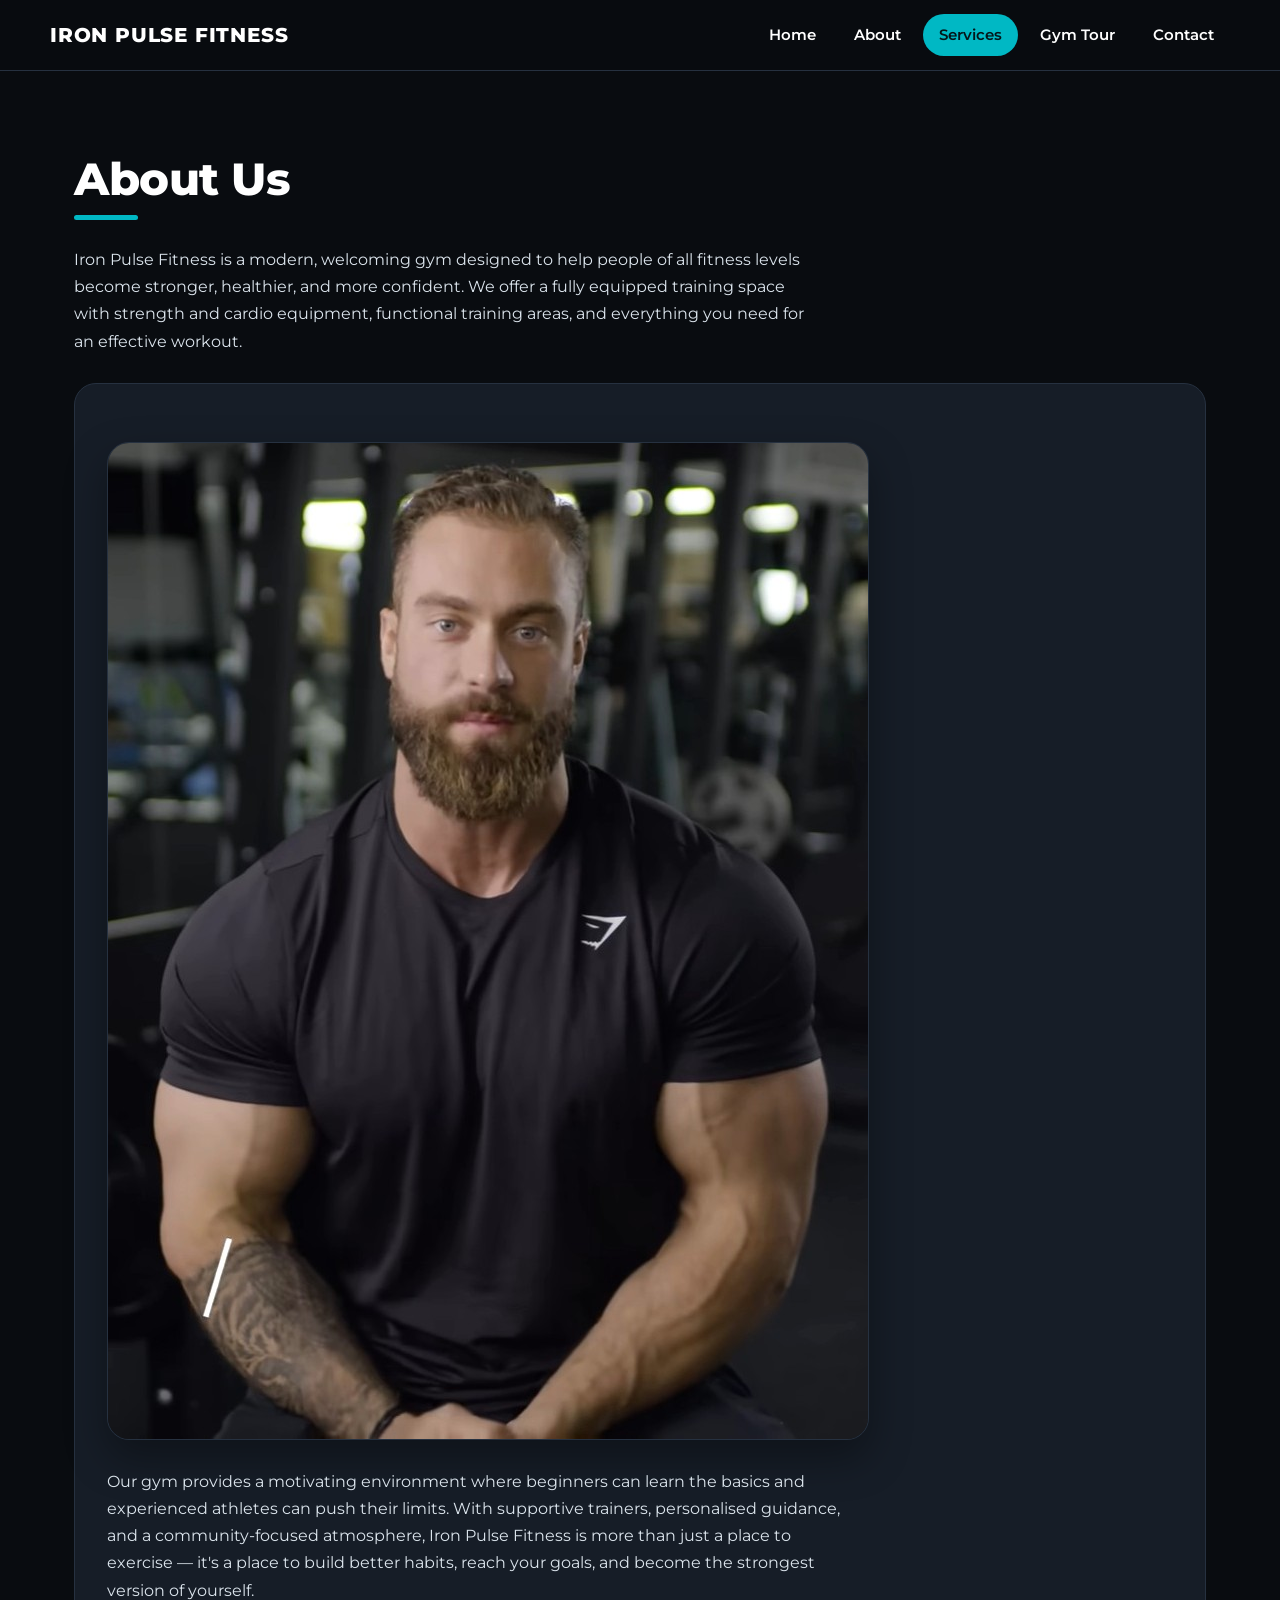
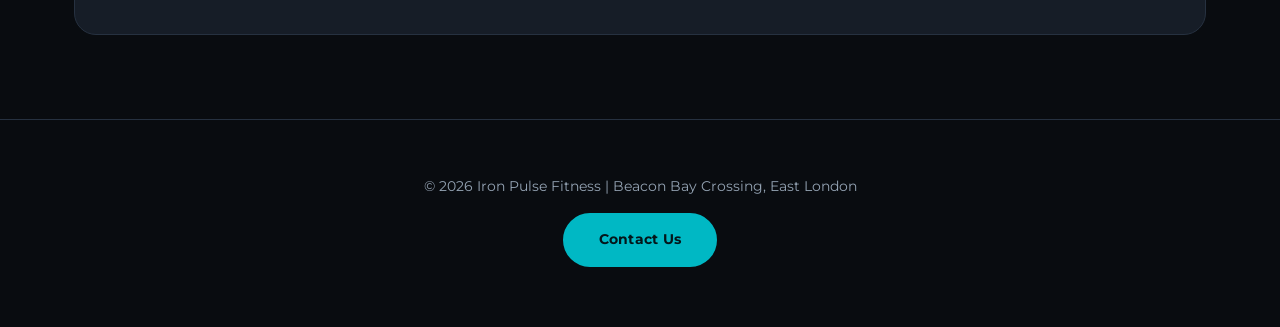
<file: pages/about.html>
<!DOCTYPE html>
<html lang="en">
<head>
    <meta charset="UTF-8">
    <meta name="viewport" content="width=device-width, initial-scale=1.0">
    <title style="text-align: center;">Iron Pulse Fitness - About Us</title>
    <link rel="stylesheet" href="../assets/css/style.css">
</head>
<body>
    <body>

<header>
  <nav>
    <!-- NAVBAR: same navigation markup is repeated at the top of every page, with the current page marked -->
    <h2>IRON PULSE FITNESS</h2>
    <ul>
       <li><a href="../index.html">Home</a></li>
      <li><a href="./about.html">About</a></li>
      <li><a href="./services.html" class="active">Services</a></li>
      <li><a href="./gallery.html">Gym Tour</a></li>
      <li><a href="./contact.html">Contact</a></li>
    </ul>
  </nav>
</header>

<section>
  <!-- ABOUT SECTION: longer description of the gym -->
  <h2 class="section-title">About Us</h2>
  <p>Iron Pulse Fitness is a modern, welcoming gym designed to help people of all fitness levels become stronger, 
    healthier, and more confident. We offer a fully equipped training space with strength and cardio equipment, 
    functional training areas, and everything you need for an effective workout.</p>
  <div class="about-box">

     <img src="../assets/images/Chris_Bumstead_on_Gymshark.jpg" alt="Iron Pulse Fitness trainers and members" class="page-img">


    <p style="margin:0;">Our gym provides a motivating environment where beginners can learn the basics and experienced athletes can push their limits. 
        With supportive trainers, personalised guidance, and a community-focused atmosphere, 
        Iron Pulse Fitness is more than just a place to exercise — it's a place to build better habits, reach your goals, 
        and become the strongest version of yourself.</p>
  </div>
</section>

<footer>
  <!-- FOOTER: repeated on every page -->
  <p>&copy; 2026 Iron Pulse Fitness | Beacon Bay Crossing, East London</p>
  <a href="contact.html" class="btn">Contact Us</a>
</footer>

</body>
</html>
</file>
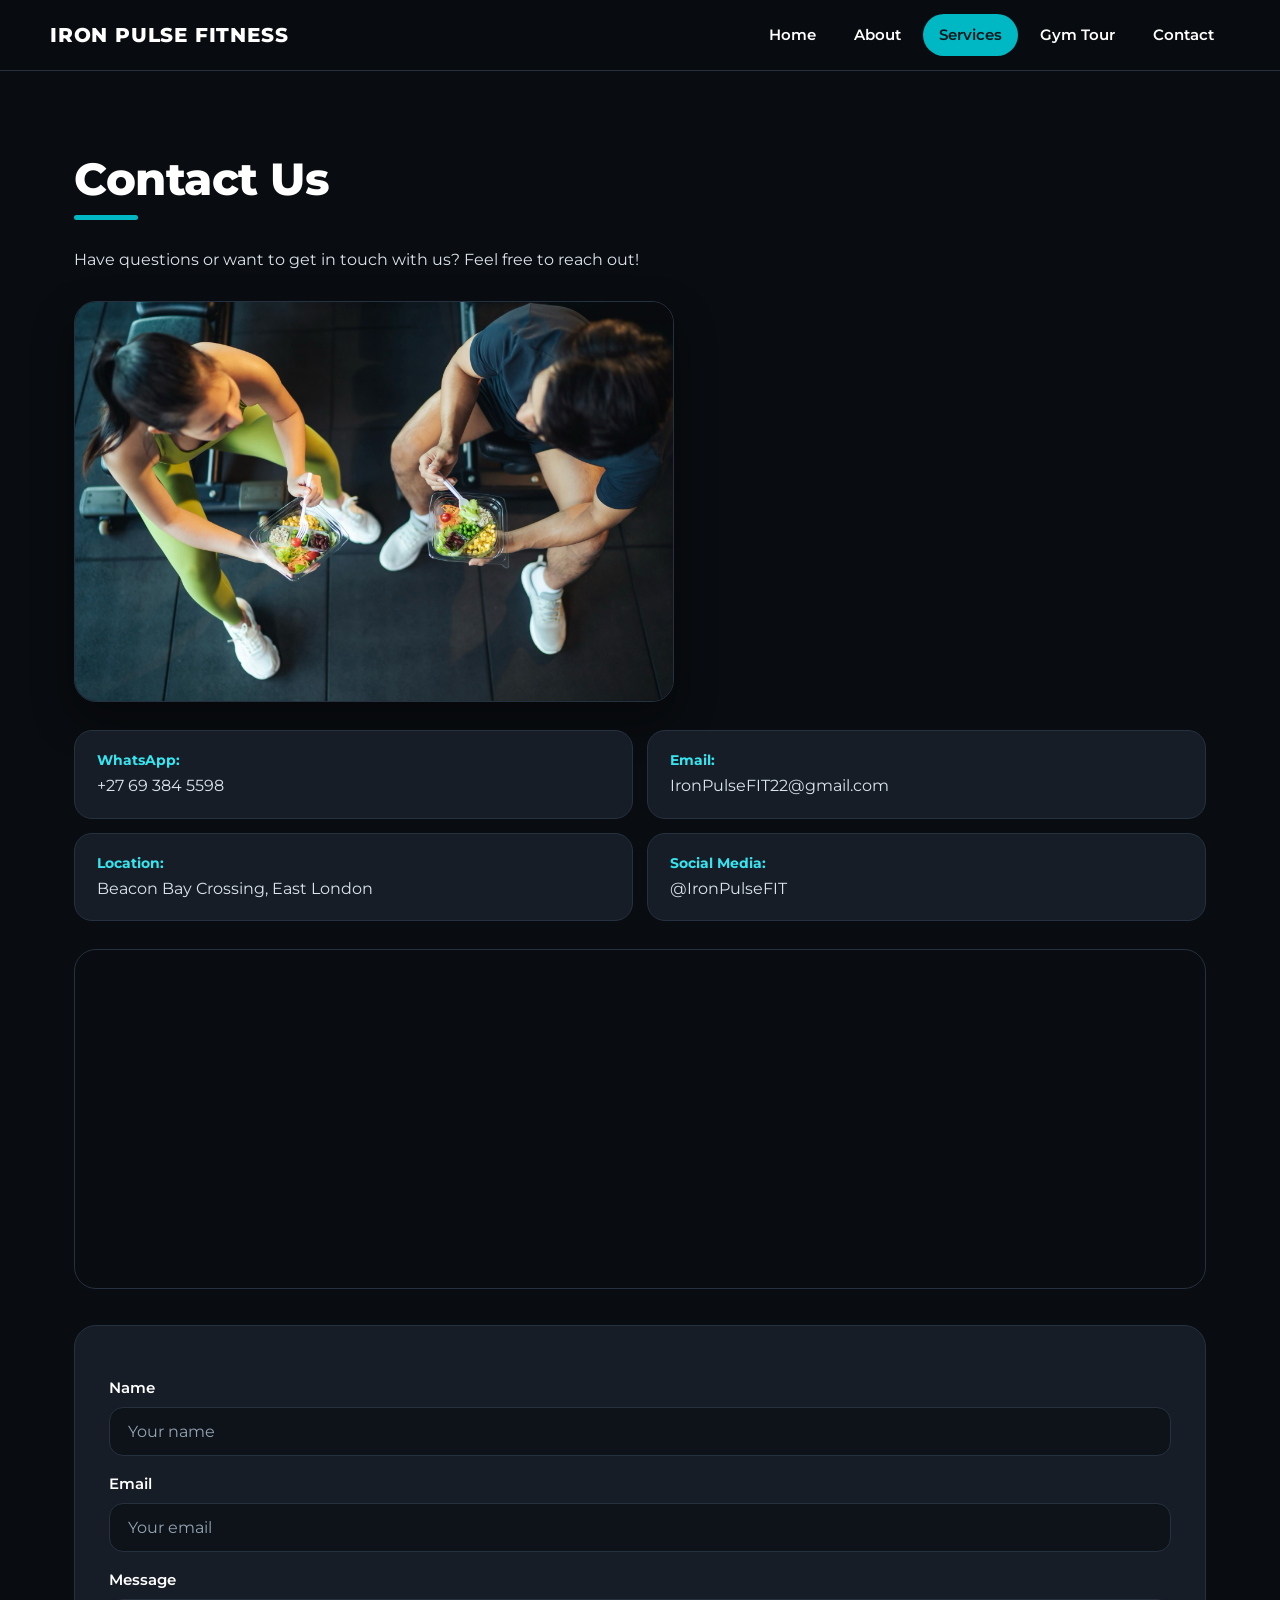
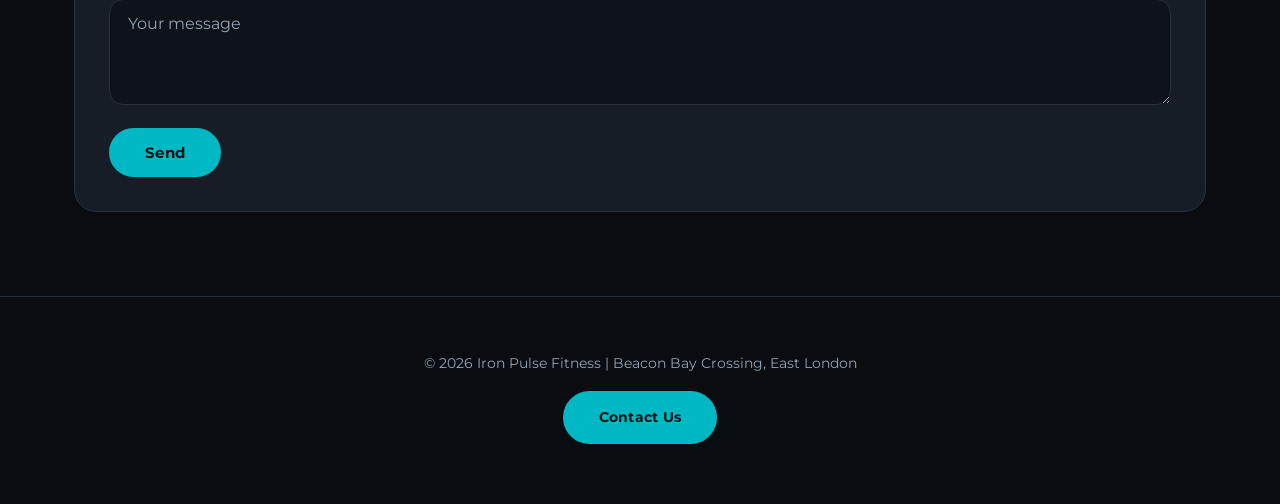
<file: pages/contact.html>
<!DOCTYPE html>
<html lang="en">
<head>
    <meta charset="UTF-8">
    <meta name="viewport" content="width=device-width, initial-scale=1.0">
    <title style="text-align: center;">Iron Pulse Fitness - Contact Us</title>
    <link href="../assets/css/style.css" rel="stylesheet">
</head>

<body>

<header>
  <nav>
    <!-- NAVBAR: same navigation markup is repeated at the top of every page, with the current page marked -->
    <h2>IRON PULSE FITNESS</h2>
    <ul>
      <li><a href="../index.html">Home</a></li>
      <li><a href="./about.html">About</a></li>
      <li><a href="./services.html" class="active">Services</a></li>
      <li><a href="./gallery.html">Gym Tour</a></li>
      <li><a href="./contact.html">Contact</a></li>
    </ul>
  </nav>
</header>

<section>
  <h2 class="section-title">Contact Us</h2>
  <p>Have questions or want to get in touch with us? Feel free to reach out!</p>

  <img src="../assets/images/05-19-2025-2.jpg" width="600" height="400" alt="Iron Pulse Fitness storefront at Beacon Bay Crossing" class="page-img">


  <ul class="contact-info">
    <li><b>WhatsApp:</b> +27 69 384 5598</li>
    <li><b>Email:</b> IronPulseFIT22@gmail.com</li>
    <li><b>Location:</b> Beacon Bay Crossing, East London</li>
    <li><b>Social Media:</b> @IronPulseFIT</li>
  </ul>

  <iframe src="https://www.google.com/maps/embed?pb=!1m18!1m12!1m3!1d3347.9754800215655!2d27.92615427539147!3d-32.951656772141156!2m3!1f0!2f0!3f0!3m2!1i1024!2i768!4f13.1!3m3!1m2!1s0x1e671ffee28d0d19%3A0x44535fe489efca98!2sBeacon%20Bay%20Crossing!5e0!3m2!1sen!2sza!4v1786691310080!5m2!1sen!2sza"
    loading="lazy" referrerpolicy="strict-origin-when-cross-origin" title="Iron Pulse Fitness location"></iframe>

  <form onsubmit="return false;">
    <label for="name">Name</label>
    <input type="text" id="name" placeholder="Your name">

    <label for="email">Email</label>
    <input type="email" id="email" placeholder="Your email">

    <label for="msg">Message</label>
    <textarea id="msg" rows="4" placeholder="Your message"></textarea>

    <button type="submit" class="btn">Send</button>
  </form>
</section>

<footer>
  <!-- FOOTER: repeated on every page -->
  <p>&copy; 2026 Iron Pulse Fitness | Beacon Bay Crossing, East London</p>
  <a href="contact.html" class="btn">Contact Us</a>
</footer>

</body>
</html>
</file>
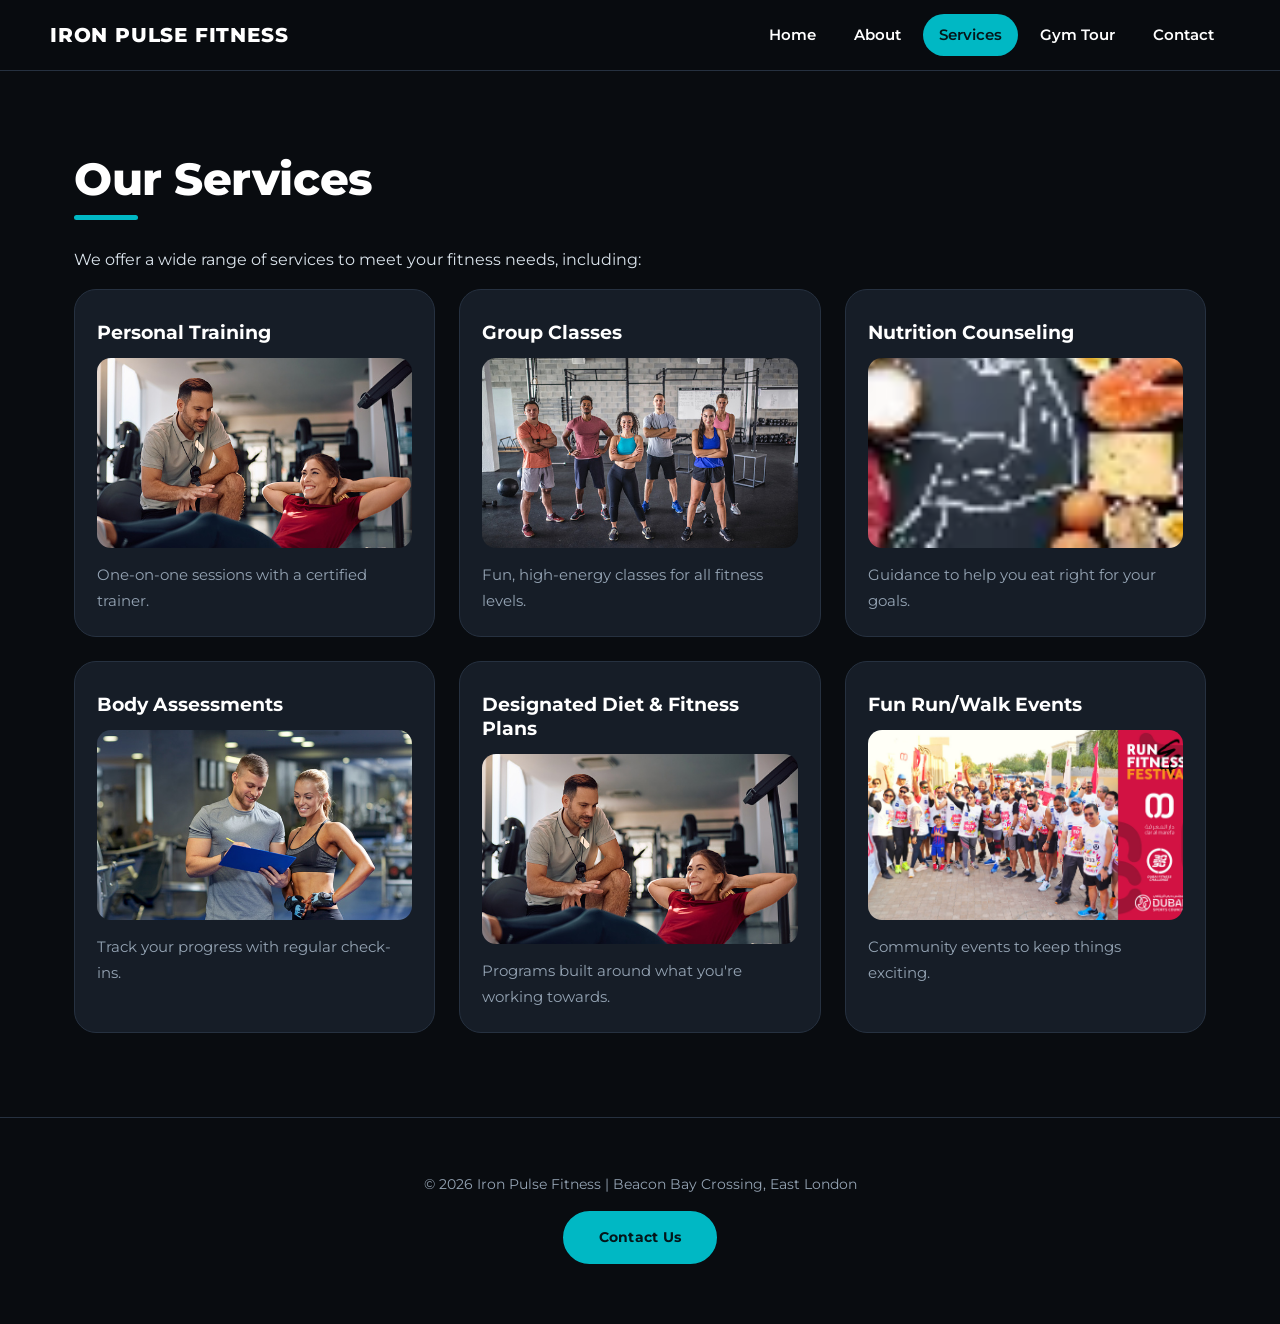
<file: pages/services.html>
<!DOCTYPE html>
<html lang="en">
<head>
    <meta charset="UTF-8">
    <meta name="viewport" content="width=device-width, initial-scale=1.0">
    <title style="text-align: center;">Iron Pulse Fitness - Our Services</title>
    <link href="../assets/css/style.css" rel="stylesheet">
</head>

<body>

<header>
  <nav>
    <!-- NAVBAR: same navigation markup is repeated at the top of every page, with the current page marked -->
    <h2>IRON PULSE FITNESS</h2>
    <ul>
      <li><a href="../index.html">Home</a></li>
      <li><a href="./about.html">About</a></li>
      <li><a href="./services.html" class="active">Services</a></li>
      <li><a href="./gallery.html">Gym Tour</a></li>
      <li><a href="./contact.html">Contact</a></li>
    </ul>
  </nav>
</header>

<!-- SERVICES SECTION: intro text + banner image, followed by a grid of service cards -->
 
<section>
  <h2 class="section-title">Our Services</h2>
  <p>We offer a wide range of services to meet your fitness needs, including:</p>
  
  <div class="services">
    <div class="service-card">
      <h3>Personal Training</h3>
      <img src="../assets/images/personal training.jpg" alt="Personal training session">
      <p>One-on-one sessions with a certified trainer.</p>
    </div>
    <div class="service-card">
      <h3>Group Classes</h3>
      <img src="../assets/images/group fitness.jpg" alt="Group fitness class">
      <p>Fun, high-energy classes for all fitness levels.</p>
    </div>
    <div class="service-card">
      <h3>Nutrition Counseling</h3>
      <img src="../assets/images/OIP.webp" width="300" height="200" alt="Nutrition counseling">
      <p>Guidance to help you eat right for your goals.</p>
    </div>
    <div class="service-card">
      <h3>Body Assessments</h3>
      <img src="../assets/images/Personalized-Fitness-Plans-img.jpg" width="300" height="200" alt="Body assessment session">
      <p>Track your progress with regular check-ins.</p>
    </div>
    <div class="service-card">
      <h3>Designated Diet & Fitness Plans</h3>
      <img src="../assets/images/personal training.jpg" width="300" height="200" alt="Diet and fitness plan">
      <p>Programs built around what you're working towards.</p>
    </div>
    <div class="service-card">
      <h3>Fun Run/Walk Events</h3>
      <img src="../assets/images/header69034112dce90.jpg" width="300" height="200" alt="Fun run event">
      <p>Community events to keep things exciting.</p>
    </div>
  </div>

</section>

<footer>
  <!-- FOOTER: repeated on every page -->
  <p>&copy; 2026 Iron Pulse Fitness | Beacon Bay Crossing, East London </p>
  <a href="contact.html" class="btn">Contact Us</a>
</footer>

</body>
</html>
</file>
<file: assets/css/style.css>
/* =====================================================================
   IRON PULSE FITNESS: stylesheet
   Modern big-gym look: dark theme, bold rounded type, pill buttons,
   split hero, rounded cards, one light section for contrast.
   Includes styles for the JavaScript features. HTML content is unchanged.
   ===================================================================== */

@import url('https://fonts.googleapis.com/css2?family=Montserrat:wght@400;500;600;700;800&display=swap');

/* ---------- Design tokens: change a colour here and it changes everywhere ----------
   Want the blue look of Planet Fitness? Change --accent to #1f6bff and
   --accent-bright to #5b95ff. Everything else follows. */
:root {
  --accent: #00b8c4;
  --accent-bright: #35e6f0;
  --accent-ink: #04161a;        /* text colour on top of the accent */
  --black: #090c10;
  --dark: #0e1319;
  --card: #161d27;
  --line: #263140;
  --white: #ffffff;
  --text: #dbe4ec;
  --muted: #94a3b3;
  --light-bg: #f1f5f8;
  --light-text: #0e1319;
  --light-muted: #5a6877;
  --font: 'Montserrat', 'Segoe UI', Arial, sans-serif;
  --radius: 22px;
  --shadow: 0 18px 40px rgba(0, 0, 0, 0.35);
  color-scheme: dark;
}

/* ---------- Base ---------- */
* { box-sizing: border-box; }
html { scroll-behavior: smooth; }
body {
  margin: 0;
  background-color: var(--black);
  color: var(--text);
  font-family: var(--font);
  font-size: 16px;
  line-height: 1.7;
  overflow-x: hidden;
}
img { max-width: 100%; }
p { max-width: 68ch; }
a { color: var(--accent-bright); }

/* ---------- Header and navigation ---------- */
header {
  position: sticky;
  top: 0;
  z-index: 50;
  background-color: rgba(9, 12, 16, 0.92);
  backdrop-filter: blur(10px);
  -webkit-backdrop-filter: blur(10px);
  border-bottom: 1px solid var(--line);
  padding: 14px 24px;
  transition: box-shadow 0.3s ease;
}
header.scrolled { box-shadow: 0 8px 24px rgba(0, 0, 0, 0.5); }
nav {
  display: flex;
  justify-content: space-between;
  align-items: center;
  max-width: 1180px;
  margin: 0 auto;
}
nav h2 {
  margin: 0;
  color: var(--white);
  font-weight: 800;
  font-size: 1.25em;
  letter-spacing: 0.04em;
}
nav ul {
  list-style: none;
  display: flex;
  gap: 6px;
  margin: 0;
  padding: 0;
}
nav a {
  display: block;
  padding: 8px 16px;
  border-radius: 999px;
  color: var(--white);
  text-decoration: none;
  font-weight: 600;
  font-size: 0.95em;
  transition: background-color 0.2s ease, color 0.2s ease;
}
nav a:hover { background: var(--card); color: var(--accent-bright); text-decoration: none; }
nav a.active { background: var(--accent); color: var(--accent-ink); }

/* ---------- Hero: text on the left, photo on the right ---------- */
.hero {
  display: grid;
  grid-template-columns: 1.1fr 1fr;
  column-gap: 56px;
  align-items: center;
  padding: 90px max(24px, calc((100% - 1180px) / 2)) 100px;
  background:
    radial-gradient(circle at 85% 10%, rgba(0, 184, 196, 0.30), transparent 42%),
    radial-gradient(circle at 0% 100%, rgba(0, 184, 196, 0.14), transparent 40%),
    var(--black);
  border-bottom: 1px solid var(--line);
  text-align: left;
}
.hero h1 {
  grid-column: 1;
  margin: 0 0 6px;
  color: var(--white);
  font-weight: 800;
  font-size: clamp(2.1em, 5vw, 3.9em);
  line-height: 1.06;
  letter-spacing: -0.01em;
}
.hero p {
  grid-column: 1;
  max-width: 540px;
  margin: 18px 0 0;
  color: var(--text);
  font-size: 1.08em;
}
.hero .hero-img {
  grid-column: 2;
  grid-row: 1 / span 2;
  display: block;
  width: 100%;
  height: auto;
  border-radius: 28px;
  border: 1px solid var(--line);
  box-shadow: 0 30px 70px rgba(0, 0, 0, 0.6), 0 0 0 10px rgba(0, 184, 196, 0.10);
}
.hero h1, .hero p, .hero .hero-img {
  opacity: 0;
  transform: translateY(18px);
  animation: rise 0.7s ease forwards;
}
.hero p { animation-delay: 0.15s; }
.hero .hero-img { animation-delay: 0.3s; }
@keyframes rise { to { opacity: 1; transform: none; } }

/* ---------- Pill buttons ---------- */
.btn {
  display: inline-block;
  background-color: var(--accent);
  color: var(--accent-ink);
  padding: 13px 34px;
  margin-top: 15px;
  text-decoration: none;
  font-family: var(--font);
  font-weight: 700;
  font-size: 0.95em;
  letter-spacing: 0.02em;
  border: 2px solid var(--accent);
  border-radius: 999px;
  cursor: pointer;
  transition: background-color 0.2s ease, color 0.2s ease, transform 0.15s ease, border-color 0.2s ease;
}
.btn:hover { background-color: transparent; color: var(--accent-bright); border-color: var(--accent-bright); }
.btn:active { transform: scale(0.97); }
.btn:disabled { opacity: 0.6; cursor: wait; }
.btn:focus-visible { outline: 3px solid var(--white); outline-offset: 3px; }

/* ---------- Sections (full-width alternating dark shades) ---------- */
section {
  max-width: 1180px;
  margin: 0 auto;
  padding: 84px 24px;
}
section:nth-of-type(even) {
  background-color: var(--dark);
  box-shadow: 0 0 0 100vmax var(--dark);
  clip-path: inset(0 -100vmax);
}
h2.section-title {
  display: block;
  margin: 0 0 26px;
  padding: 0 0 16px;
  position: relative;
  border: 0;
  color: var(--white);
  font-weight: 800;
  font-size: clamp(1.9em, 4.5vw, 2.8em);
  line-height: 1.1;
  letter-spacing: -0.01em;
}
h2.section-title::after {
  content: "";
  position: absolute;
  left: 0; bottom: 0;
  width: 64px;
  height: 5px;
  border-radius: 99px;
  background: var(--accent);
}

.page-img {
  display: block;
  max-width: 100%;
  height: auto;
  margin: 28px 0;
  border-radius: var(--radius);
  border: 1px solid var(--line);
  box-shadow: var(--shadow);
}

.about-box {
  background-color: var(--card);
  border: 1px solid var(--line);
  border-radius: var(--radius);
  padding: 30px 32px;
  margin-top: 28px;
}
.about-box a { color: var(--accent-bright); font-weight: 600; }

/* ---------- Services ---------- */
.services {
  display: grid;
  grid-template-columns: repeat(3, 1fr);
  gap: 24px;
}
.service-card {
  background-color: var(--card);
  border: 1px solid var(--line);
  border-radius: var(--radius);
  padding: 22px;
  transition: transform 0.25s ease, border-color 0.25s ease, box-shadow 0.25s ease;
}
.service-card:hover {
  transform: translateY(-6px);
  border-color: var(--accent);
  box-shadow: 0 18px 38px rgba(0, 184, 196, 0.18);
}
.service-card h3 {
  margin: 8px 0 14px;
  color: var(--white);
  font-weight: 700;
  font-size: 1.2em;
  line-height: 1.25;
}
.service-card p { margin: 14px 0 0; color: var(--muted); font-size: 0.95em; }
.service-card img, .post-card img {
  display: block;
  width: 100%;
  height: 190px;
  object-fit: cover;
  border-radius: 14px;
}
.tag {
  display: inline-block;
  padding: 3px 14px;
  border: 1px solid var(--accent);
  border-radius: 999px;
  color: var(--accent-bright);
  font-weight: 600;
  font-size: 0.78em;
}
.card-in { animation: rise 0.45s ease both; }

/* ---------- Search / filter / sort toolbar ---------- */
.toolbar {
  display: flex;
  flex-wrap: wrap;
  gap: 12px;
  margin: 16px 0 20px;
}
.toolbar input[type="search"], .toolbar select {
  padding: 13px 20px;
  border: 1px solid var(--line);
  border-radius: 999px;
  background: var(--card);
  color: var(--white);
  font-family: var(--font);
  font-size: 0.95em;
}
.toolbar input[type="search"] { flex: 1 1 260px; }
.toolbar input::placeholder { color: var(--muted); }
.toolbar input:focus, .toolbar select:focus {
  outline: none;
  border-color: var(--accent);
  box-shadow: 0 0 0 3px rgba(0, 184, 196, 0.28);
}
.result-count { margin: 0 0 16px; color: var(--muted); font-size: 0.9em; }
.empty-state {
  grid-column: 1 / -1;
  padding: 36px 20px;
  text-align: center;
  background: var(--card);
  border: 1px dashed var(--accent);
  border-radius: var(--radius);
  color: var(--muted);
}

/* ---------- News & Tips: the one light section ---------- */
#news {
  background-color: var(--light-bg);
  box-shadow: 0 0 0 100vmax var(--light-bg);
  clip-path: inset(0 -100vmax);
  color: var(--light-text);
}
#news h2.section-title { color: var(--light-text); }
#news p { color: var(--light-muted); }
#news .result-count { color: var(--light-muted); }
#news .toolbar input[type="search"], #news .toolbar select {
  background: var(--white);
  border-color: #cfd8e0;
  color: var(--light-text);
}
#news .toolbar input::placeholder { color: var(--light-muted); }
#news .empty-state { background: var(--white); color: var(--light-muted); }

.posts { display: grid; grid-template-columns: repeat(3, 1fr); gap: 24px; }
.post-card {
  background: var(--white);
  border-radius: var(--radius);
  padding: 14px 14px 22px;
  box-shadow: 0 10px 28px rgba(14, 19, 25, 0.10);
  transition: transform 0.25s ease, box-shadow 0.25s ease;
}
.post-card:hover { transform: translateY(-5px); box-shadow: 0 18px 36px rgba(14, 19, 25, 0.16); }
.post-card img { height: 170px; border-radius: 14px; }
.post-card time {
  display: block;
  margin: 16px 8px 0;
  color: #00838c;
  font-weight: 600;
  font-size: 0.8em;
}
.post-card h3 {
  margin: 4px 8px 8px;
  color: var(--light-text);
  font-weight: 700;
  font-size: 1.08em;
  line-height: 1.3;
}
.post-card p { margin: 0 8px; color: var(--light-muted); font-size: 0.92em; }
.load-more-wrap { text-align: center; margin-top: 30px; }
#news .btn:hover { color: #00838c; border-color: #00838c; }

.skeleton {
  height: 300px;
  border-radius: var(--radius);
  background: linear-gradient(90deg, #e3eaf0 25%, #d3dde6 50%, #e3eaf0 75%);
  background-size: 200% 100%;
  animation: shimmer 1.2s infinite linear;
}
@keyframes shimmer { to { background-position: -200% 0; } }

/* ---------- Gym tour gallery ---------- */
.gallery-grid {
  display: grid;
  grid-template-columns: repeat(3, 1fr);
  gap: 16px;
}
.gallery-grid figure {
  position: relative;
  margin: 0;
  overflow: hidden;
  aspect-ratio: 3 / 2;
  background: var(--card);
  border-radius: var(--radius);
  border: 1px solid var(--line);
  cursor: zoom-in;
}
.gallery-grid figure:focus-visible { outline: 3px solid var(--accent); outline-offset: 3px; }
.gallery-grid img {
  display: block;
  width: 100%;
  height: 100%;
  object-fit: cover;
  transition: transform 0.5s ease;
}
.gallery-grid figure:hover img { transform: scale(1.08); }
.gallery-grid figcaption {
  position: absolute;
  left: 0; right: 0; bottom: 0;
  padding: 36px 18px 16px;
  background: linear-gradient(transparent, rgba(9, 12, 16, 0.92));
  color: var(--white);
  font-weight: 700;
  font-size: 1em;
}

/* ---------- Lightbox ---------- */
.lightbox {
  position: fixed;
  inset: 0;
  z-index: 100;
  display: flex;
  align-items: center;
  justify-content: center;
  background: rgba(4, 6, 9, 0.94);
  opacity: 0;
  visibility: hidden;
  transition: opacity 0.25s ease, visibility 0.25s;
}
.lightbox.open { opacity: 1; visibility: visible; }
.lightbox-figure { margin: 0; max-width: 90vw; text-align: center; }
.lightbox-figure img {
  max-width: 90vw;
  max-height: 78vh;
  border-radius: 18px;
  box-shadow: 0 30px 80px rgba(0, 0, 0, 0.7);
  transform: scale(0.94);
  transition: transform 0.25s ease;
}
.lightbox.open img { transform: scale(1); }
.lightbox-figure figcaption { margin-top: 18px; color: var(--white); font-weight: 600; }
.lightbox button {
  position: absolute;
  width: 52px;
  height: 52px;
  border-radius: 50%;
  background: var(--accent);
  color: var(--accent-ink);
  border: 0;
  font-size: 1.7em;
  line-height: 1;
  cursor: pointer;
  transition: background-color 0.2s, transform 0.15s;
}
.lightbox button:hover { background: var(--white); }
.lightbox button:active { transform: scale(0.94); }
.lightbox button:focus-visible { outline: 3px solid var(--white); outline-offset: 2px; }
.lb-close { top: 20px; right: 20px; }
.lb-prev { left: 20px; top: 50%; margin-top: -26px; }
.lb-next { right: 20px; top: 50%; margin-top: -26px; }

/* ---------- Contact ---------- */
.contact-info {
  list-style: none;
  padding: 0;
  display: grid;
  grid-template-columns: 1fr 1fr;
  gap: 14px;
  margin: 28px 0;
}
.contact-info li {
  margin: 0;
  padding: 18px 22px;
  background: var(--card);
  border: 1px solid var(--line);
  border-radius: 18px;
  word-break: break-word;
}
.contact-info b {
  display: block;
  color: var(--accent-bright);
  font-weight: 700;
  font-size: 0.85em;
}

iframe {
  display: block;
  width: 100%;
  height: 340px;
  margin-top: 22px;
  border: 1px solid var(--line);
  border-radius: var(--radius);
}

form {
  margin-top: 36px;
  padding: 34px;
  background: var(--card);
  border: 1px solid var(--line);
  border-radius: var(--radius);
}
form label {
  display: block;
  margin-top: 16px;
  margin-bottom: 6px;
  font-weight: 600;
  font-size: 0.92em;
  color: var(--white);
}
form input, form textarea {
  width: 100%;
  padding: 14px 18px;
  background-color: var(--dark);
  border: 1px solid var(--line);
  border-radius: 14px;
  color: var(--white);
  font-family: var(--font);
  font-size: 1em;
  transition: border-color 0.2s, box-shadow 0.2s;
}
form input::placeholder, form textarea::placeholder { color: var(--muted); }
form input:focus, form textarea:focus {
  outline: none;
  border-color: var(--accent);
  box-shadow: 0 0 0 3px rgba(0, 184, 196, 0.28);
}
form button { margin-top: 22px; }
form .error { min-height: 1.2em; margin-top: 4px; color: #ff8a8a; font-size: 0.85em; }
form input.invalid, form textarea.invalid { border-color: #ff6b6b; }
.form-success {
  margin-top: 20px;
  padding: 16px 20px;
  background: rgba(0, 184, 196, 0.12);
  border: 1px solid var(--accent);
  border-radius: 14px;
  color: var(--white);
}

/* ---------- Footer ---------- */
footer {
  text-align: center;
  padding: 54px 24px 60px;
  background-color: var(--black);
  border-top: 1px solid var(--line);
  color: var(--muted);
  font-size: 0.9em;
}
footer p { margin: 0 auto; }

/* ---------- Back to top ---------- */
.to-top {
  position: fixed;
  right: 20px;
  bottom: 20px;
  z-index: 40;
  width: 50px;
  height: 50px;
  border-radius: 50%;
  background: var(--accent);
  color: var(--accent-ink);
  border: 0;
  font-size: 1.3em;
  font-weight: 800;
  cursor: pointer;
  box-shadow: var(--shadow);
  opacity: 0;
  visibility: hidden;
  transition: opacity 0.3s, visibility 0.3s, background-color 0.2s;
}
.to-top.show { opacity: 1; visibility: visible; }
.to-top:hover { background: var(--white); }

/* ---------- Scroll reveal (added by JavaScript) ---------- */
.reveal {
  opacity: 0;
  transform: translateY(24px);
  transition: opacity 0.6s ease, transform 0.6s ease;
}
.reveal.visible { opacity: 1; transform: none; }

/* ---------- Tablet ---------- */
@media (max-width: 960px) {
  .hero { grid-template-columns: 1fr; row-gap: 10px; padding-top: 64px; padding-bottom: 70px; }
  .hero .hero-img { grid-column: 1; grid-row: auto; margin-top: 30px; }
  .services, .posts { grid-template-columns: 1fr 1fr; }
}

/* ---------- Phone ---------- */
@media (max-width: 700px) {
  nav { flex-direction: column; gap: 10px; }
  nav ul { flex-wrap: wrap; justify-content: center; }
  nav a { padding: 7px 13px; }
  section { padding: 58px 20px; }
  .services, .posts, .gallery-grid, .contact-info { grid-template-columns: 1fr; }
  form { padding: 22px; }
  .lb-prev { left: 8px; }
  .lb-next { right: 8px; }
}

@media (prefers-reduced-motion: reduce) {
  html { scroll-behavior: auto; }
  *, *::before, *::after { animation-duration: 0.01ms !important; transition-duration: 0.01ms !important; }
  .reveal, .hero h1, .hero p, .hero .hero-img { opacity: 1; transform: none; }
}
</file>
